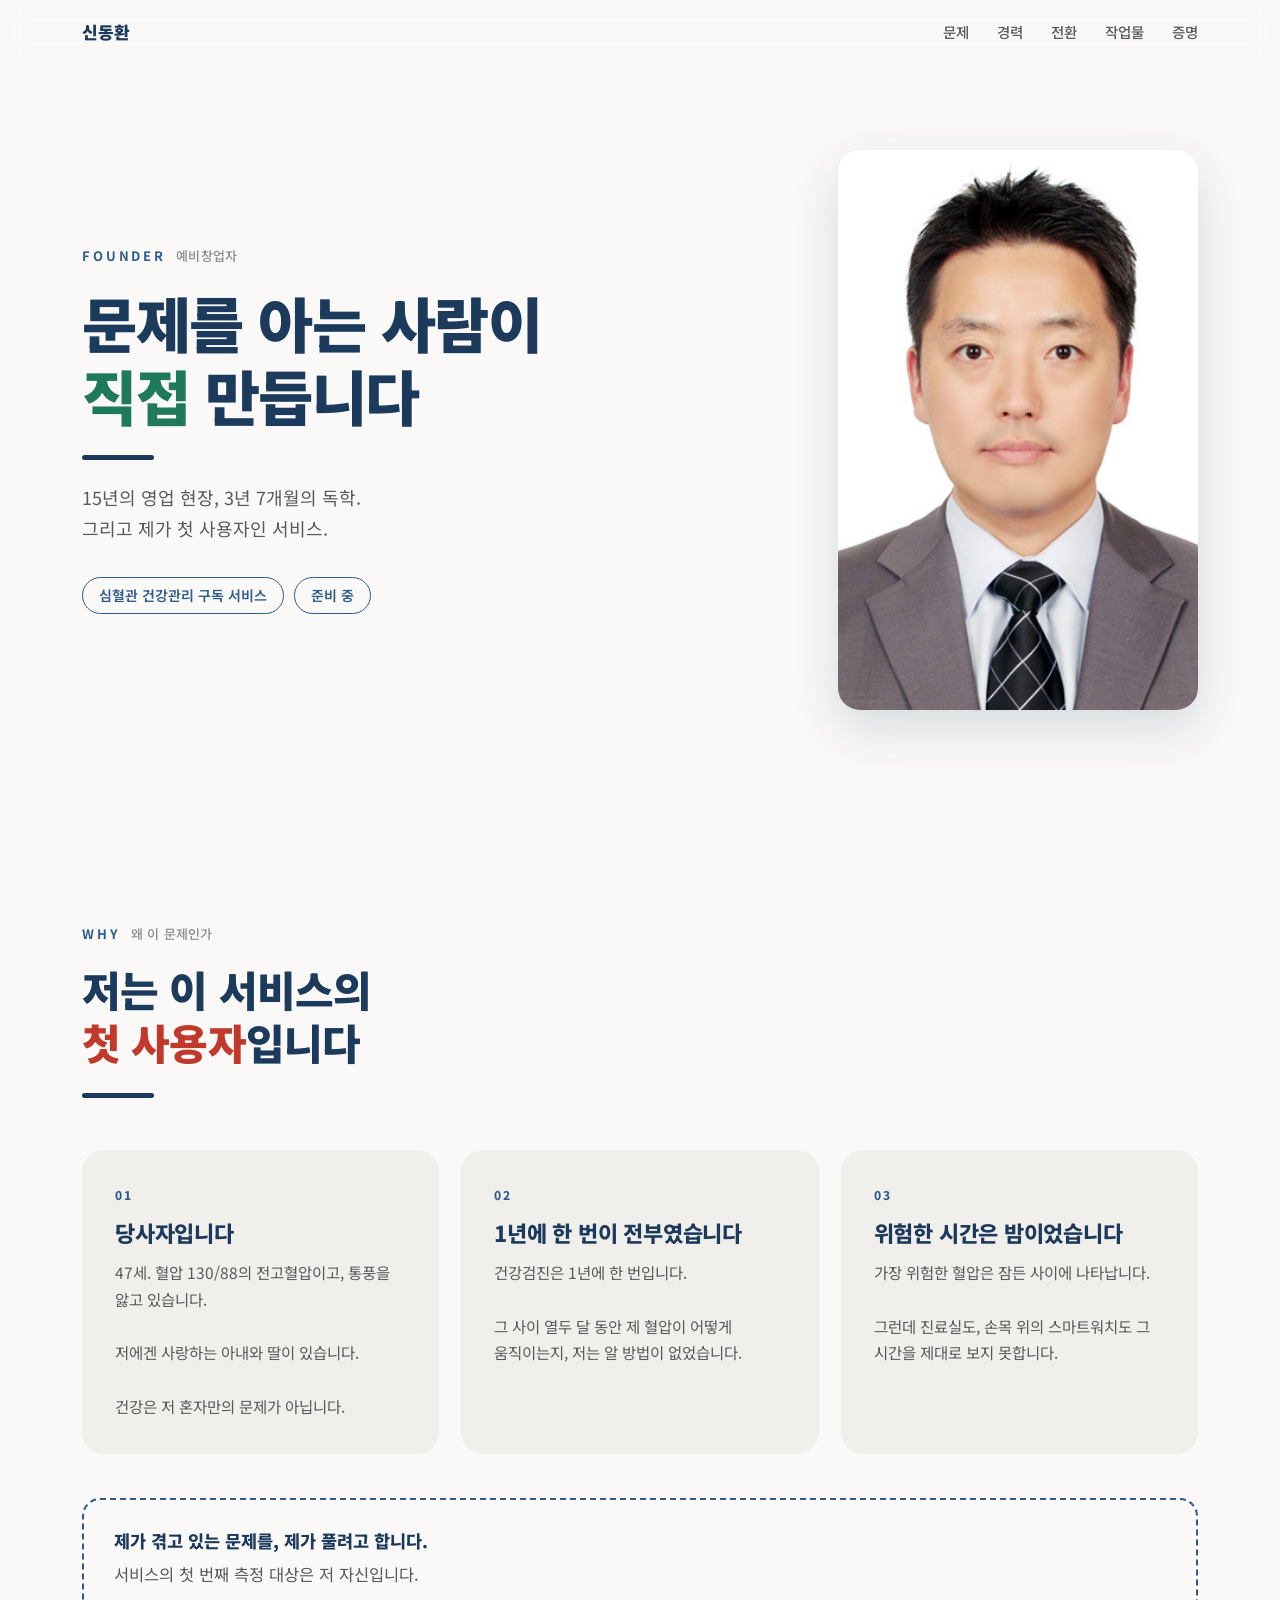
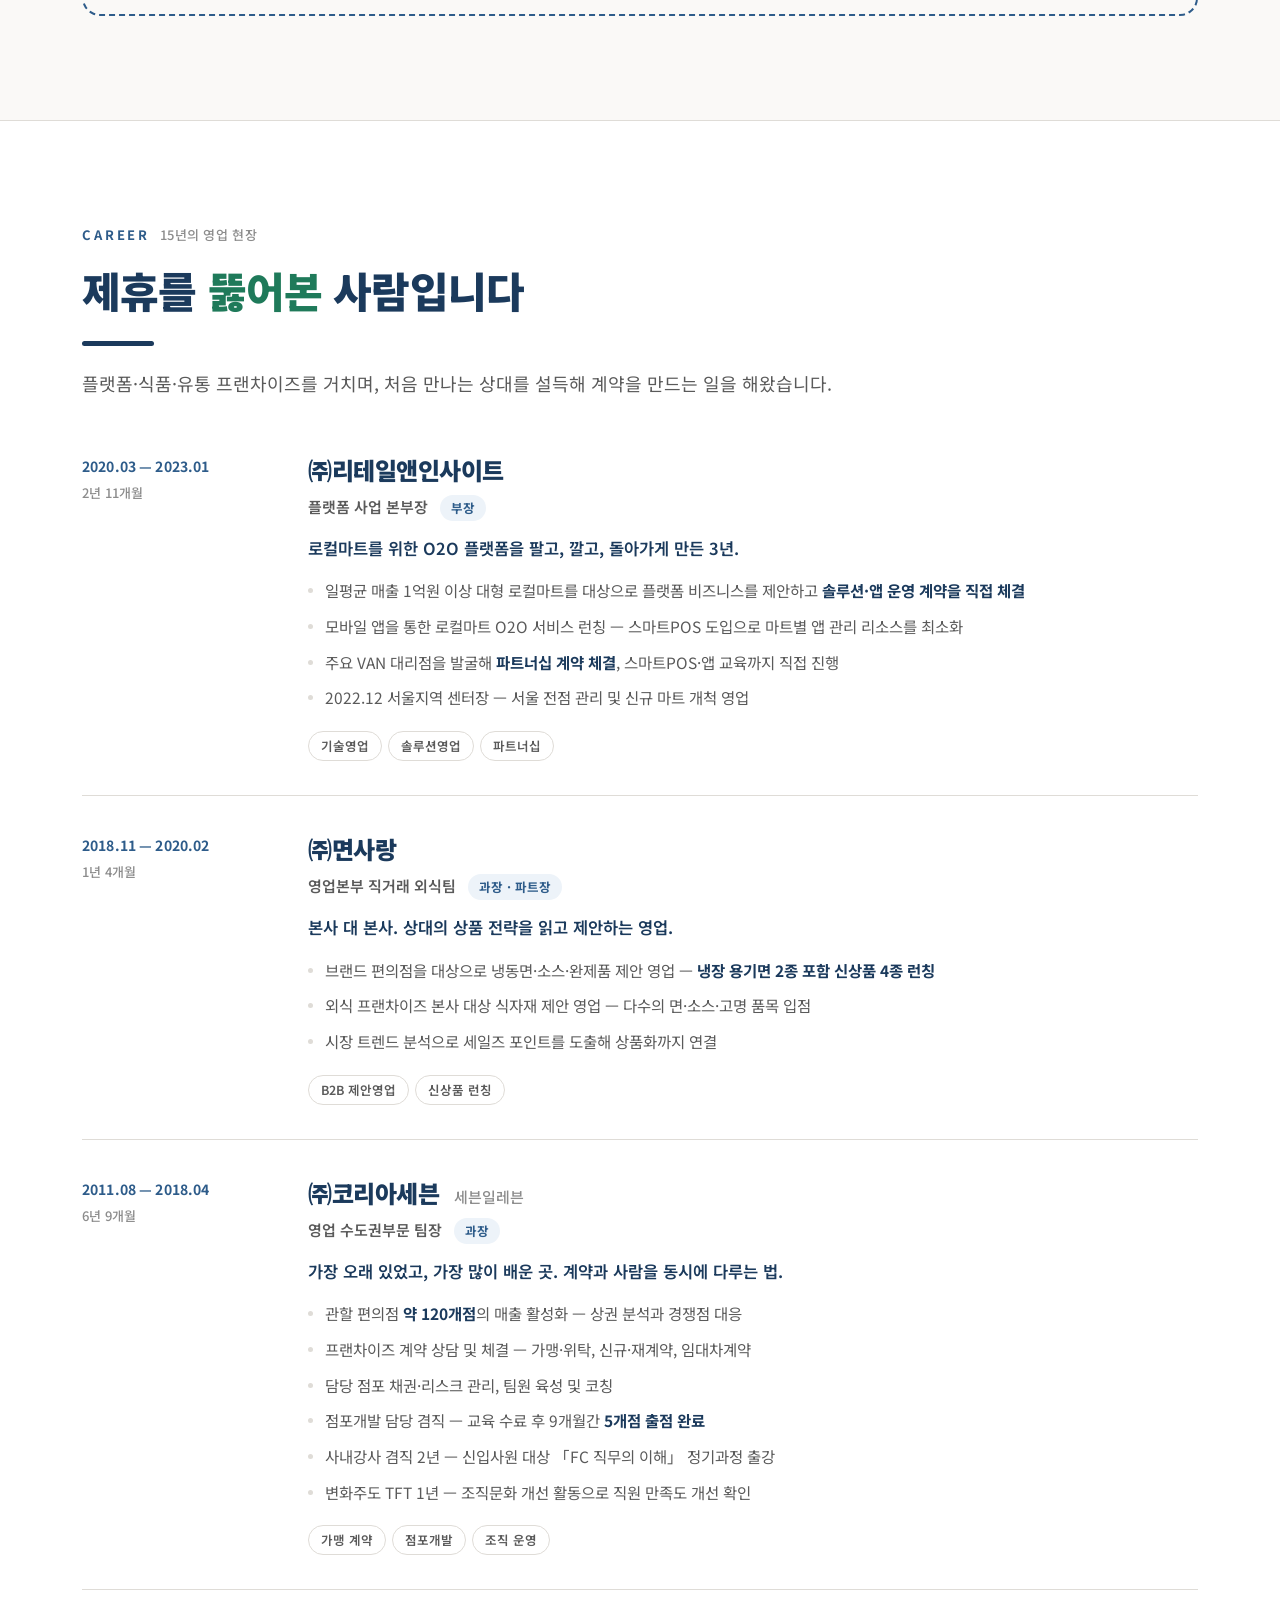
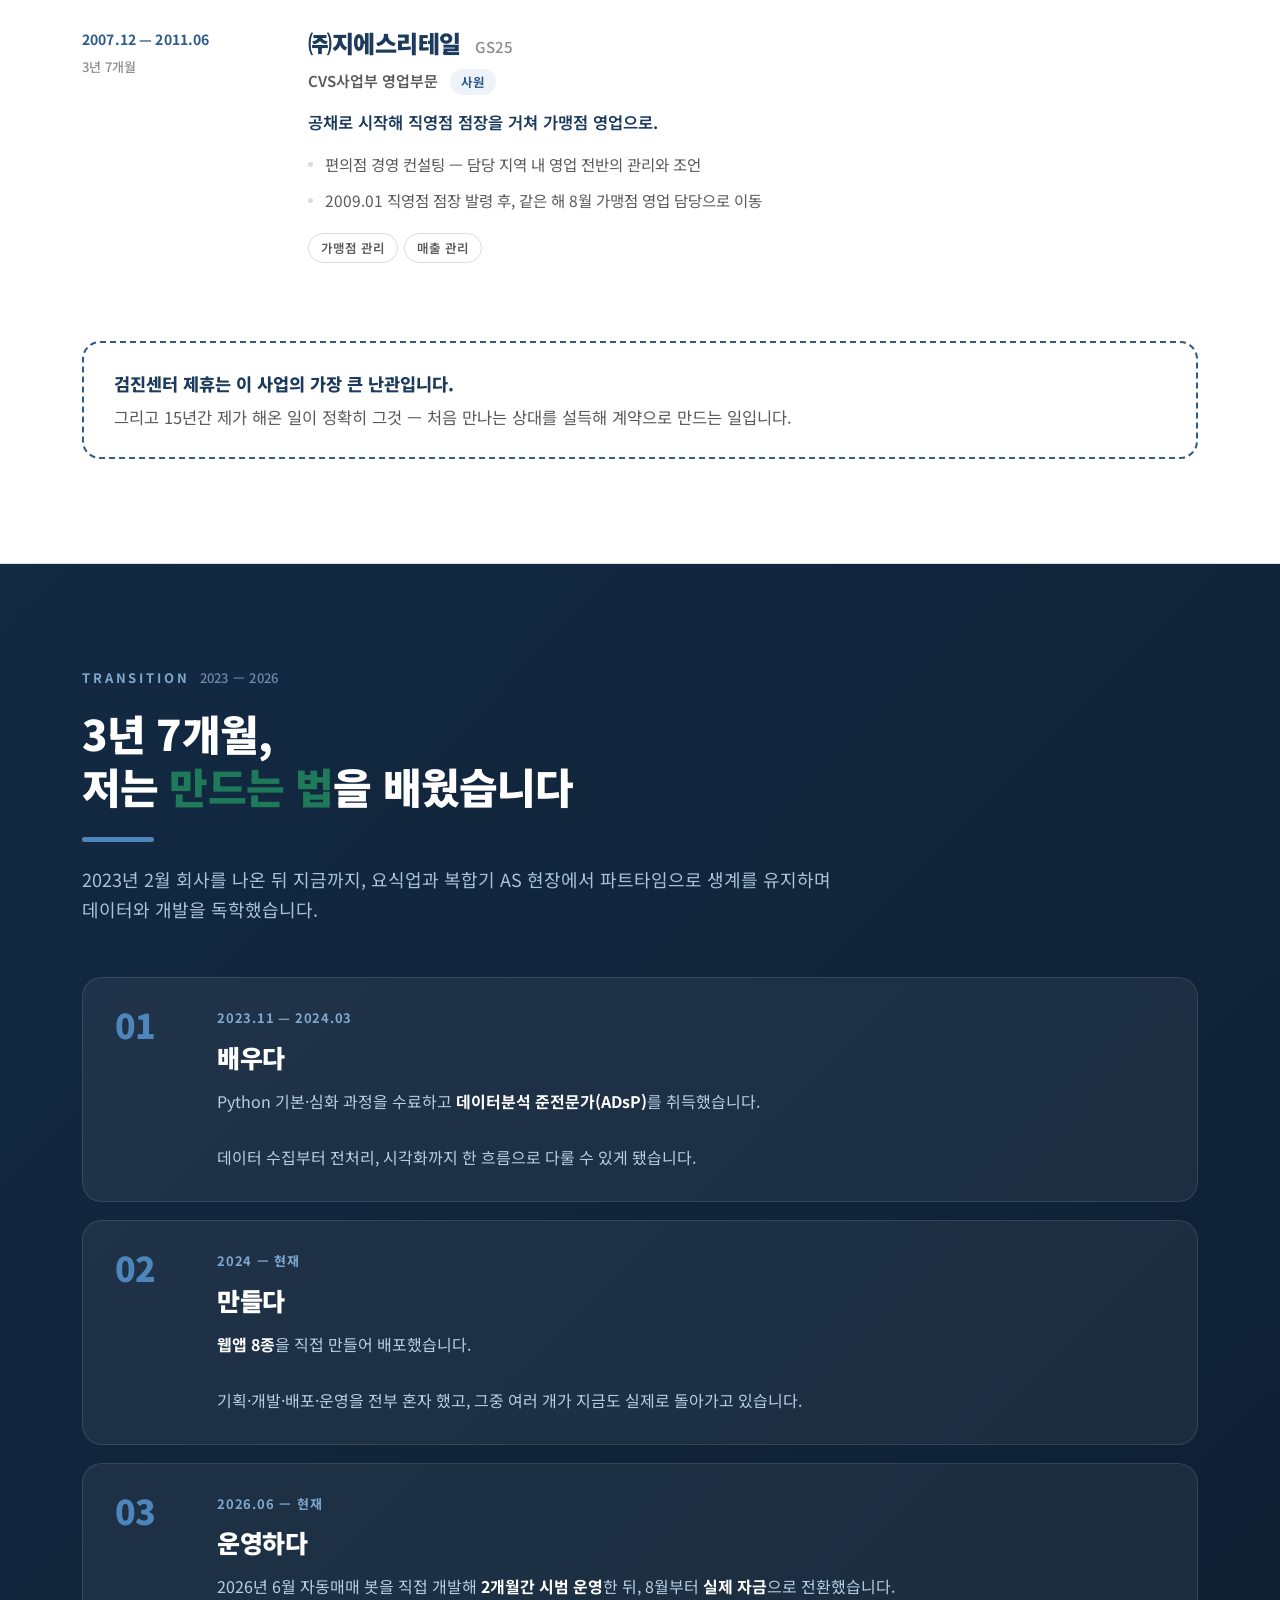
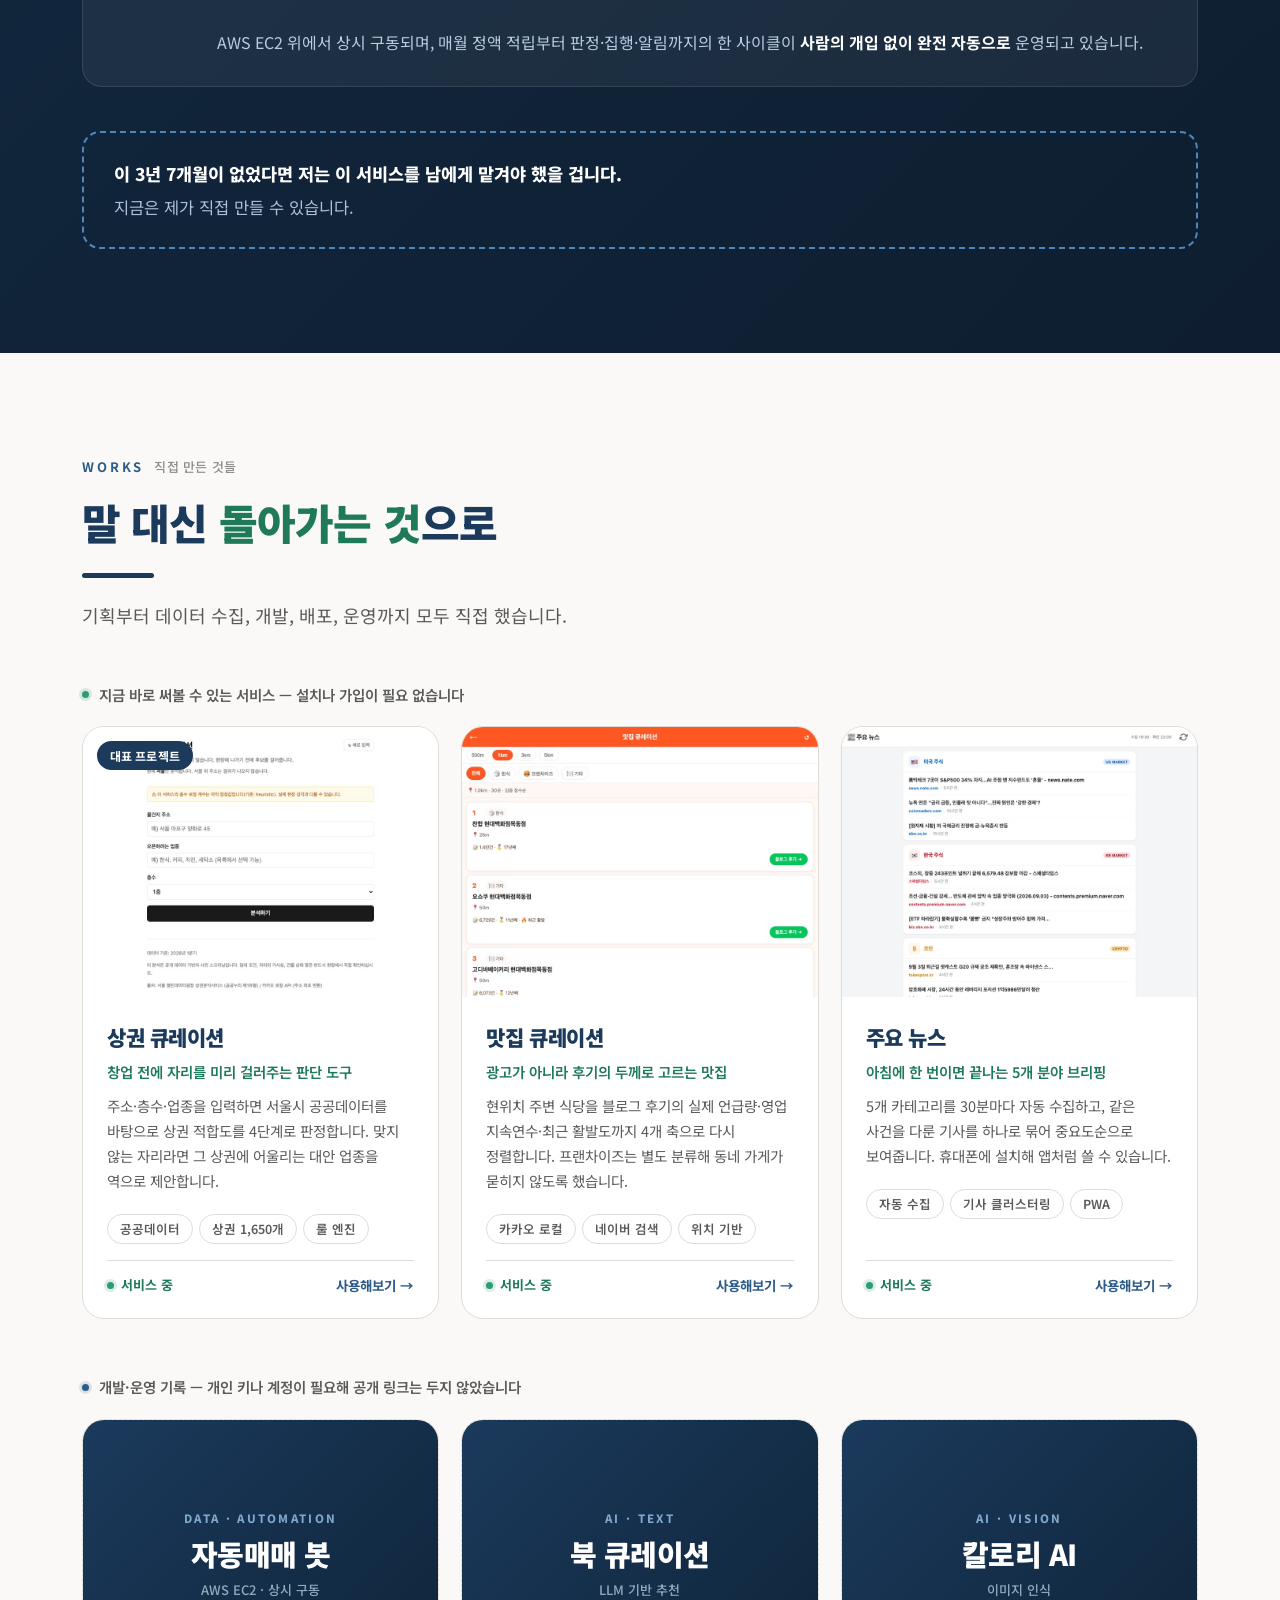
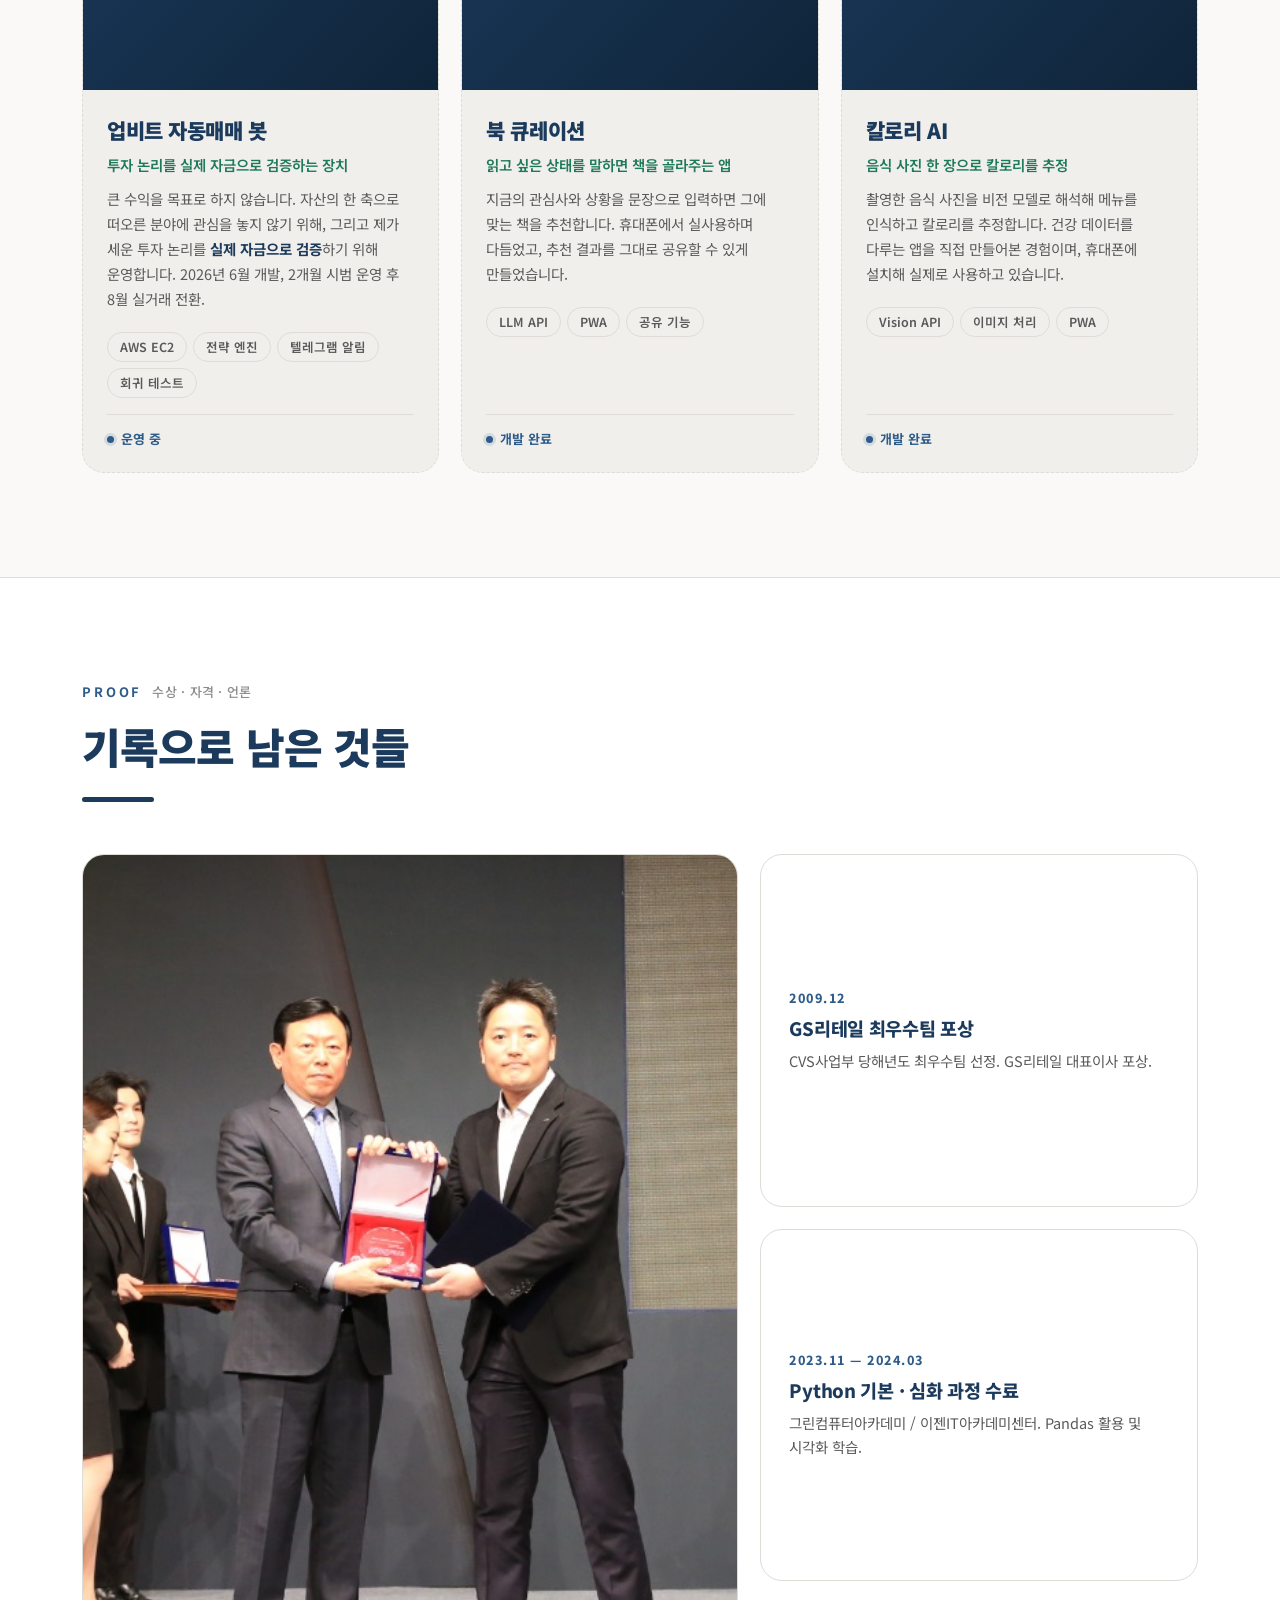
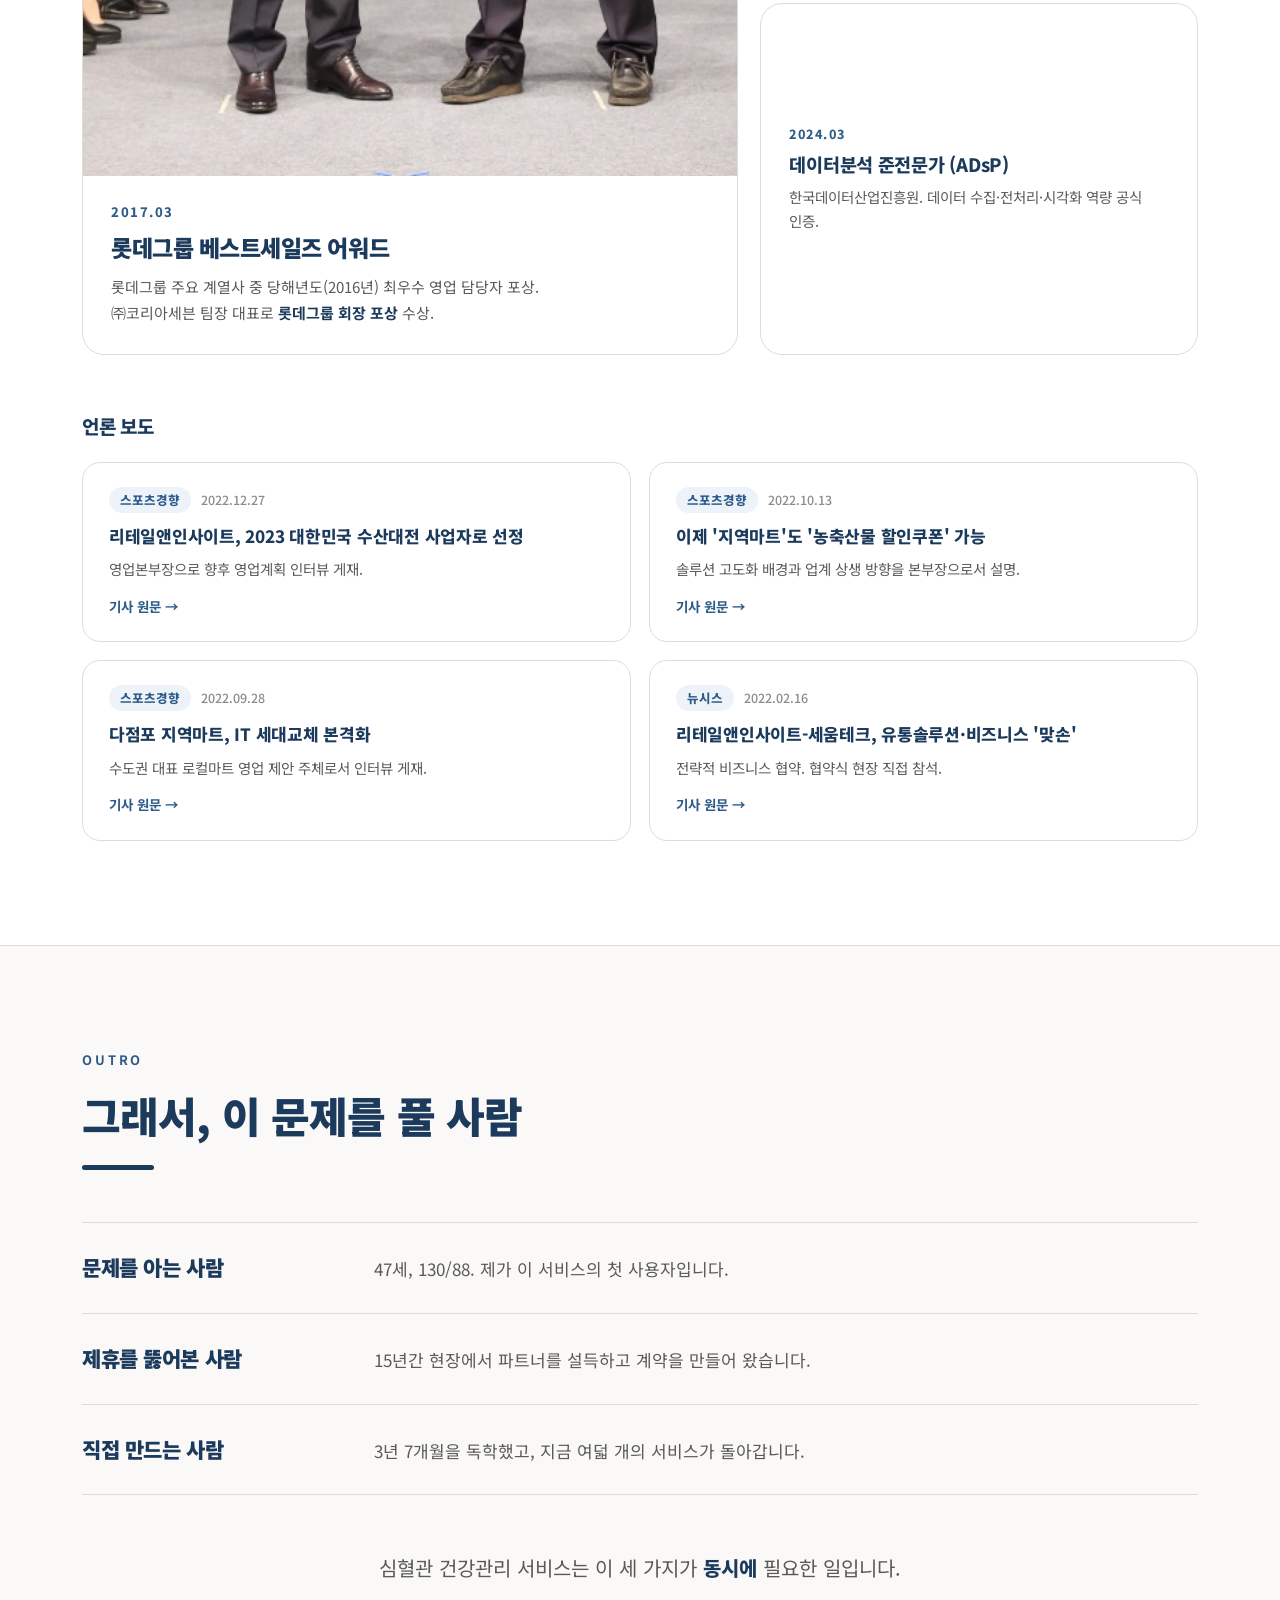
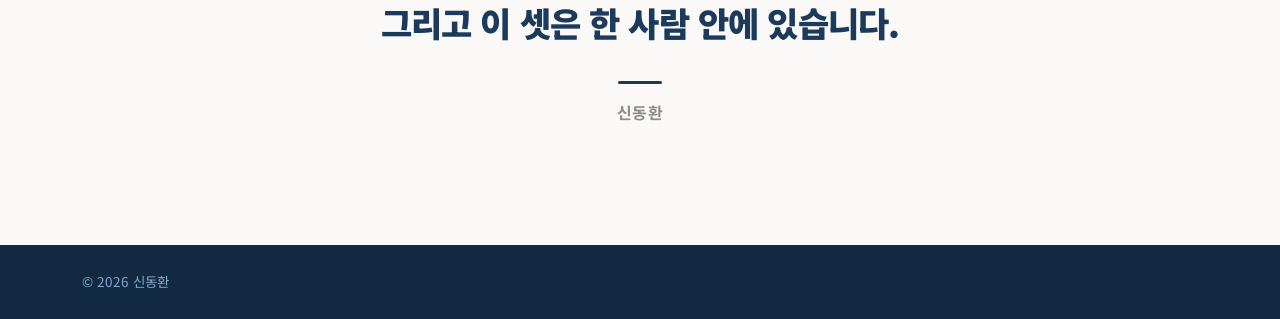
<file: index.html>
<!doctype html>
<html lang="ko">
<head>
<meta charset="utf-8">
<meta name="viewport" content="width=device-width,initial-scale=1">
<title>신동환 | 심혈관 건강관리 서비스를 준비하는 사람</title>
<meta name="description" content="15년 영업 현장과 3년 7개월의 독학. 야간 고혈압을 찾아 검진까지 연결하는 심혈관 건강관리 구독 서비스를 준비하고 있습니다.">
<!-- 카톡·검색 미리보기 카드.
     og:image가 없으면 카톡이 본문 이미지를 아무거나(작업물 썸네일) 집어간다 — 실제로 그랬다.
     이미지는 반드시 절대 URL, 1200x630. 생성기는 tools/og-cover.html.
     문구를 바꾼 뒤에는 카카오 디버거(developers.kakao.com/tool/debugger/sharing)에서
     캐시를 한 번 지워야 새 카드가 보인다. -->
<meta property="og:type" content="website">
<meta property="og:site_name" content="신동환 | 예비창업자">
<meta property="og:locale" content="ko_KR">
<meta property="og:url" content="https://dhshin6023.github.io/founder/">
<meta property="og:title" content="신동환 | 문제를 아는 사람이 직접 만듭니다">
<meta property="og:description" content="15년 영업 현장과 3년 7개월의 독학. 심혈관 건강관리 구독 서비스를 준비하고 있습니다.">
<meta property="og:image" content="https://dhshin6023.github.io/founder/assets/og-cover.png?v=20260910">
<meta property="og:image:width" content="1200">
<meta property="og:image:height" content="630">
<meta property="og:image:alt" content="신동환 — 문제를 아는 사람이 직접 만듭니다">

<meta name="twitter:card" content="summary_large_image">
<meta name="twitter:title" content="신동환 | 문제를 아는 사람이 직접 만듭니다">
<meta name="twitter:description" content="15년 영업 현장과 3년 7개월의 독학. 심혈관 건강관리 구독 서비스를 준비하고 있습니다.">
<meta name="twitter:image" content="https://dhshin6023.github.io/founder/assets/og-cover.png?v=20260910">
<link rel="preconnect" href="https://fonts.googleapis.com">
<link rel="preconnect" href="https://fonts.gstatic.com" crossorigin>
<link href="https://fonts.googleapis.com/css2?family=Noto+Sans+KR:wght@300;400;500;700;900&display=swap" rel="stylesheet">
<link rel="stylesheet" href="style.css?v=20260910d">
</head>
<body>

<!-- ============ NAV ============ -->
<nav id="nav">
  <div class="container nav-inner">
    <a href="#top" class="nav-logo">신동환</a>
    <ul class="nav-menu">
      <li><a href="#why">문제</a></li>
      <li><a href="#career">경력</a></li>
      <li><a href="#transition">전환</a></li>
      <li><a href="#works">작업물</a></li>
      <li><a href="#proof">증명</a></li>
    </ul>
  </div>
</nav>

<!-- ============ 1. HERO ============ -->
<header id="top" class="hero">
  <div class="container hero-inner">
    <div class="hero-text">
      <div class="label r" style="--i:1">FOUNDER<span class="ko">예비창업자</span></div>
      <h1 class="r" style="--i:2">문제를 아는 사람이<br><span class="gr">직접</span> 만듭니다</h1>
      <div class="rule r" style="--i:3"></div>
      <p class="sub r" style="--i:4">15년의 영업 현장, 3년 7개월의 독학.<br>그리고 제가 첫 사용자인 서비스.</p>
      <div class="hero-tags r" style="--i:5">
        <span class="chip">심혈관 건강관리 구독 서비스</span>
        <span class="chip">준비 중</span>
      </div>
    </div>
    <div class="hero-photo r" style="--i:3">
      <img src="assets/profile.jpg" alt="신동환" width="420" height="560">
    </div>
  </div>
</header>

<!-- ============ 2. WHY ============ -->
<section id="why" class="section">
  <div class="container">
    <div class="head fade-up">
      <div class="label">WHY<span class="ko">왜 이 문제인가</span></div>
      <h2>저는 이 서비스의<br><span class="em">첫 사용자</span>입니다</h2>
      <div class="rule"></div>
    </div>

    <div class="grid g3">
      <div class="card fade-up">
        <div class="num">01</div>
        <h3>당사자입니다</h3>
        <p>47세. 혈압 130/88의 전고혈압이고, 통풍을 앓고 있습니다.<br><br>저에겐 사랑하는 아내와 딸이 있습니다.<br><br>건강은 저 혼자만의 문제가 아닙니다.</p>
      </div>
      <div class="card fade-up" style="transition-delay:.1s">
        <div class="num">02</div>
        <h3>1년에 한 번이 전부였습니다</h3>
        <p>건강검진은 1년에 한 번입니다.<br><br>그 사이 열두 달 동안 제 혈압이 어떻게 움직이는지, 저는 알 방법이 없었습니다.</p>
      </div>
      <div class="card fade-up" style="transition-delay:.2s">
        <div class="num">03</div>
        <h3>위험한 시간은 밤이었습니다</h3>
        <p>가장 위험한 혈압은 잠든 사이에 나타납니다.<br><br>그런데 진료실도, 손목 위의 스마트워치도 그 시간을 제대로 보지 못합니다.</p>
      </div>
    </div>

    <div class="callout fade-up">
      <b>제가 겪고 있는 문제를, 제가 풀려고 합니다.</b>
      서비스의 첫 번째 측정 대상은 저 자신입니다.
    </div>
  </div>
</section>

<!-- ============ 3. CAREER ============ -->
<section id="career" class="section section-alt">
  <div class="container">
    <div class="head fade-up">
      <div class="label">CAREER<span class="ko">15년의 영업 현장</span></div>
      <h2>제휴를 <span class="gr">뚫어본</span> 사람입니다</h2>
      <div class="rule"></div>
      <p class="sub">플랫폼·식품·유통 프랜차이즈를 거치며, 처음 만나는 상대를 설득해 계약을 만드는 일을 해왔습니다.</p>
    </div>

    <div class="tl">

      <article class="tl-item fade-up">
        <div class="tl-period">
          <span class="tl-date">2020.03 — 2023.01</span>
          <span class="tl-dur">2년 11개월</span>
        </div>
        <div class="tl-body">
          <div class="tl-co">㈜리테일앤인사이트</div>
          <div class="tl-role">플랫폼 사업 본부장 <span class="tl-rank">부장</span></div>
          <p class="tl-lead">로컬마트를 위한 O2O 플랫폼을 팔고, 깔고, 돌아가게 만든 3년.</p>
          <ul class="tl-list">
            <li>일평균 매출 1억원 이상 대형 로컬마트를 대상으로 플랫폼 비즈니스를 제안하고 <b>솔루션·앱 운영 계약을 직접 체결</b></li>
            <li>모바일 앱을 통한 로컬마트 O2O 서비스 런칭 — 스마트POS 도입으로 마트별 앱 관리 리소스를 최소화</li>
            <li>주요 VAN 대리점을 발굴해 <b>파트너십 계약 체결</b>, 스마트POS·앱 교육까지 직접 진행</li>
            <li>2022.12 서울지역 센터장 — 서울 전점 관리 및 신규 마트 개척 영업</li>
          </ul>
          <div class="tl-tags"><span class="chip sm">기술영업</span><span class="chip sm">솔루션영업</span><span class="chip sm">파트너십</span></div>
        </div>
      </article>

      <article class="tl-item fade-up">
        <div class="tl-period">
          <span class="tl-date">2018.11 — 2020.02</span>
          <span class="tl-dur">1년 4개월</span>
        </div>
        <div class="tl-body">
          <div class="tl-co">㈜면사랑</div>
          <div class="tl-role">영업본부 직거래 외식팀 <span class="tl-rank">과장 · 파트장</span></div>
          <p class="tl-lead">본사 대 본사. 상대의 상품 전략을 읽고 제안하는 영업.</p>
          <ul class="tl-list">
            <li>브랜드 편의점을 대상으로 냉동면·소스·완제품 제안 영업 — <b>냉장 용기면 2종 포함 신상품 4종 런칭</b></li>
            <li>외식 프랜차이즈 본사 대상 식자재 제안 영업 — 다수의 면·소스·고명 품목 입점</li>
            <li>시장 트렌드 분석으로 세일즈 포인트를 도출해 상품화까지 연결</li>
          </ul>
          <div class="tl-tags"><span class="chip sm">B2B 제안영업</span><span class="chip sm">신상품 런칭</span></div>
        </div>
      </article>

      <article class="tl-item fade-up">
        <div class="tl-period">
          <span class="tl-date">2011.08 — 2018.04</span>
          <span class="tl-dur">6년 9개월</span>
        </div>
        <div class="tl-body">
          <div class="tl-co">㈜코리아세븐 <span class="tl-sub">세븐일레븐</span></div>
          <div class="tl-role">영업 수도권부문 팀장 <span class="tl-rank">과장</span></div>
          <p class="tl-lead">가장 오래 있었고, 가장 많이 배운 곳. 계약과 사람을 동시에 다루는 법.</p>
          <ul class="tl-list">
            <li>관할 편의점 <b>약 120개점</b>의 매출 활성화 — 상권 분석과 경쟁점 대응</li>
            <li>프랜차이즈 계약 상담 및 체결 — 가맹·위탁, 신규·재계약, 임대차계약</li>
            <li>담당 점포 채권·리스크 관리, 팀원 육성 및 코칭</li>
            <li>점포개발 담당 겸직 — 교육 수료 후 9개월간 <b>5개점 출점 완료</b></li>
            <li>사내강사 겸직 2년 — 신입사원 대상 「FC 직무의 이해」 정기과정 출강</li>
            <li>변화주도 TFT 1년 — 조직문화 개선 활동으로 직원 만족도 개선 확인</li>
          </ul>
          <div class="tl-tags"><span class="chip sm">가맹 계약</span><span class="chip sm">점포개발</span><span class="chip sm">조직 운영</span></div>
        </div>
      </article>

      <article class="tl-item fade-up">
        <div class="tl-period">
          <span class="tl-date">2007.12 — 2011.06</span>
          <span class="tl-dur">3년 7개월</span>
        </div>
        <div class="tl-body">
          <div class="tl-co">㈜지에스리테일 <span class="tl-sub">GS25</span></div>
          <div class="tl-role">CVS사업부 영업부문 <span class="tl-rank">사원</span></div>
          <p class="tl-lead">공채로 시작해 직영점 점장을 거쳐 가맹점 영업으로.</p>
          <ul class="tl-list">
            <li>편의점 경영 컨설팅 — 담당 지역 내 영업 전반의 관리와 조언</li>
            <li>2009.01 직영점 점장 발령 후, 같은 해 8월 가맹점 영업 담당으로 이동</li>
          </ul>
          <div class="tl-tags"><span class="chip sm">가맹점 관리</span><span class="chip sm">매출 관리</span></div>
        </div>
      </article>

    </div>

    <div class="callout fade-up">
      <b>검진센터 제휴는 이 사업의 가장 큰 난관입니다.</b>
      그리고 15년간 제가 해온 일이 정확히 그것 — 처음 만나는 상대를 설득해 계약으로 만드는 일입니다.
    </div>
  </div>
</section>

<!-- ============ 4. TRANSITION ============ -->
<section id="transition" class="section section-dark">
  <div class="container">
    <div class="head fade-up">
      <div class="label">TRANSITION<span class="ko">2023 — 2026</span></div>
      <h2>3년 7개월,<br>저는 <span class="gr">만드는 법</span>을 배웠습니다</h2>
      <div class="rule"></div>
      <p class="sub">2023년 2월 회사를 나온 뒤 지금까지, 요식업과 복합기 AS 현장에서 파트타임으로 생계를 유지하며 데이터와 개발을 독학했습니다.</p>
    </div>

    <div class="steps">
      <div class="step fade-up">
        <div class="step-no">01</div>
        <div class="step-body">
          <div class="step-when">2023.11 — 2024.03</div>
          <h3>배우다</h3>
          <p>Python 기본·심화 과정을 수료하고 <b>데이터분석 준전문가(ADsP)</b>를 취득했습니다.<br><br>데이터 수집부터 전처리, 시각화까지 한 흐름으로 다룰 수 있게 됐습니다.</p>
        </div>
      </div>
      <div class="step fade-up" style="transition-delay:.12s">
        <div class="step-no">02</div>
        <div class="step-body">
          <div class="step-when">2024 — 현재</div>
          <h3>만들다</h3>
          <p><b>웹앱 8종</b>을 직접 만들어 배포했습니다.<br><br>기획·개발·배포·운영을 전부 혼자 했고, 그중 여러 개가 지금도 실제로 돌아가고 있습니다.</p>
        </div>
      </div>
      <div class="step fade-up" style="transition-delay:.24s">
        <div class="step-no">03</div>
        <div class="step-body">
          <div class="step-when">2026.06 — 현재</div>
          <h3>운영하다</h3>
          <p>2026년 6월 자동매매 봇을 직접 개발해 <b>2개월간 시범 운영</b>한 뒤, 8월부터 <b>실제 자금</b>으로 전환했습니다.<br><br>AWS EC2 위에서 상시 구동되며, 매월 정액 적립부터 판정·집행·알림까지의 한 사이클이 <b>사람의 개입 없이 완전 자동으로</b> 운영되고 있습니다.</p>
        </div>
      </div>
    </div>

    <div class="callout dark fade-up">
      <b>이 3년 7개월이 없었다면 저는 이 서비스를 남에게 맡겨야 했을 겁니다.</b>
      지금은 제가 직접 만들 수 있습니다.
    </div>
  </div>
</section>

<!-- ============ 5. WORKS ============ -->
<section id="works" class="section">
  <div class="container">
    <div class="head fade-up">
      <div class="label">WORKS<span class="ko">직접 만든 것들</span></div>
      <h2>말 대신 <span class="gr">돌아가는 것</span>으로</h2>
      <div class="rule"></div>
      <p class="sub">기획부터 데이터 수집, 개발, 배포, 운영까지 모두 직접 했습니다.</p>
    </div>

    <div class="works-note fade-up"><span class="dot live"></span>지금 바로 써볼 수 있는 서비스 — 설치나 가입이 필요 없습니다</div>

    <div class="works-grid">

      <a class="work-card fade-up" href="https://dhshin6023.github.io/sanggwon-curation/" target="_blank" rel="noopener noreferrer">
        <div class="work-thumb">
          <img src="assets/works/sanggwon.jpg" alt="상권 큐레이션 실행 화면" loading="lazy" width="900" height="684">
          <span class="work-badge">대표 프로젝트</span>
        </div>
        <div class="work-body">
          <h3 class="work-title">상권 큐레이션</h3>
          <p class="work-lead">창업 전에 자리를 미리 걸러주는 판단 도구</p>
          <p class="work-desc">주소·층수·업종을 입력하면 서울시 공공데이터를 바탕으로 상권 적합도를 4단계로 판정합니다. 맞지 않는 자리라면 그 상권에 어울리는 대안 업종을 역으로 제안합니다.</p>
          <div class="work-tags"><span class="chip sm">공공데이터</span><span class="chip sm">상권 1,650개</span><span class="chip sm">룰 엔진</span></div>
          <div class="work-footer"><span class="work-live"><span class="dot live"></span>서비스 중</span><span class="work-link">사용해보기 →</span></div>
        </div>
      </a>

      <a class="work-card fade-up" href="https://dhshin6023.github.io/matzip-curation/" target="_blank" rel="noopener noreferrer" style="transition-delay:.1s">
        <div class="work-thumb">
          <img src="assets/works/matzip.jpg" alt="맛집 큐레이션 실행 화면" loading="lazy" width="900" height="684">
        </div>
        <div class="work-body">
          <h3 class="work-title">맛집 큐레이션</h3>
          <p class="work-lead">광고가 아니라 후기의 두께로 고르는 맛집</p>
          <p class="work-desc">현위치 주변 식당을 블로그 후기의 실제 언급량·영업 지속연수·최근 활발도까지 4개 축으로 다시 정렬합니다. 프랜차이즈는 별도 분류해 동네 가게가 묻히지 않도록 했습니다.</p>
          <div class="work-tags"><span class="chip sm">카카오 로컬</span><span class="chip sm">네이버 검색</span><span class="chip sm">위치 기반</span></div>
          <div class="work-footer"><span class="work-live"><span class="dot live"></span>서비스 중</span><span class="work-link">사용해보기 →</span></div>
        </div>
      </a>

      <a class="work-card fade-up" href="https://dhshin6023.github.io/news-app/" target="_blank" rel="noopener noreferrer" style="transition-delay:.2s">
        <div class="work-thumb">
          <img src="assets/works/news.jpg" alt="주요 뉴스 실행 화면" loading="lazy" width="900" height="684">
        </div>
        <div class="work-body">
          <h3 class="work-title">주요 뉴스</h3>
          <p class="work-lead">아침에 한 번이면 끝나는 5개 분야 브리핑</p>
          <p class="work-desc">5개 카테고리를 30분마다 자동 수집하고, 같은 사건을 다룬 기사를 하나로 묶어 중요도순으로 보여줍니다. 휴대폰에 설치해 앱처럼 쓸 수 있습니다.</p>
          <div class="work-tags"><span class="chip sm">자동 수집</span><span class="chip sm">기사 클러스터링</span><span class="chip sm">PWA</span></div>
          <div class="work-footer"><span class="work-live"><span class="dot live"></span>서비스 중</span><span class="work-link">사용해보기 →</span></div>
        </div>
      </a>

    </div>

    <div class="works-note second fade-up"><span class="dot rec"></span>개발·운영 기록 — 개인 키나 계정이 필요해 공개 링크는 두지 않았습니다</div>

    <div class="works-grid">

      <article class="work-card rec fade-up">
        <div class="work-thumb rec-thumb">
          <div class="rec-mark">
            <span class="rec-kind">DATA · AUTOMATION</span>
            <span class="rec-name">자동매매 봇</span>
            <span class="rec-meta">AWS EC2 · 상시 구동</span>
          </div>
        </div>
        <div class="work-body">
          <h3 class="work-title">업비트 자동매매 봇</h3>
          <p class="work-lead">투자 논리를 실제 자금으로 검증하는 장치</p>
          <p class="work-desc">큰 수익을 목표로 하지 않습니다. 자산의 한 축으로 떠오른 분야에 관심을 놓지 않기 위해, 그리고 제가 세운 투자 논리를 <b>실제 자금으로 검증</b>하기 위해 운영합니다. 2026년 6월 개발, 2개월 시범 운영 후 8월 실거래 전환.</p>
          <div class="work-tags"><span class="chip sm">AWS EC2</span><span class="chip sm">전략 엔진</span><span class="chip sm">텔레그램 알림</span><span class="chip sm">회귀 테스트</span></div>
          <div class="work-footer"><span class="work-live rec"><span class="dot rec"></span>운영 중</span></div>
        </div>
      </article>

      <article class="work-card rec fade-up" style="transition-delay:.1s">
        <div class="work-thumb rec-thumb">
          <div class="rec-mark">
            <span class="rec-kind">AI · TEXT</span>
            <span class="rec-name">북 큐레이션</span>
            <span class="rec-meta">LLM 기반 추천</span>
          </div>
        </div>
        <div class="work-body">
          <h3 class="work-title">북 큐레이션</h3>
          <p class="work-lead">읽고 싶은 상태를 말하면 책을 골라주는 앱</p>
          <p class="work-desc">지금의 관심사와 상황을 문장으로 입력하면 그에 맞는 책을 추천합니다. 휴대폰에서 실사용하며 다듬었고, 추천 결과를 그대로 공유할 수 있게 만들었습니다.</p>
          <div class="work-tags"><span class="chip sm">LLM API</span><span class="chip sm">PWA</span><span class="chip sm">공유 기능</span></div>
          <div class="work-footer"><span class="work-live rec"><span class="dot rec"></span>개발 완료</span></div>
        </div>
      </article>

      <article class="work-card rec fade-up" style="transition-delay:.2s">
        <div class="work-thumb rec-thumb">
          <div class="rec-mark">
            <span class="rec-kind">AI · VISION</span>
            <span class="rec-name">칼로리 AI</span>
            <span class="rec-meta">이미지 인식</span>
          </div>
        </div>
        <div class="work-body">
          <h3 class="work-title">칼로리 AI</h3>
          <p class="work-lead">음식 사진 한 장으로 칼로리를 추정</p>
          <p class="work-desc">촬영한 음식 사진을 비전 모델로 해석해 메뉴를 인식하고 칼로리를 추정합니다. 건강 데이터를 다루는 앱을 직접 만들어본 경험이며, 휴대폰에 설치해 실제로 사용하고 있습니다.</p>
          <div class="work-tags"><span class="chip sm">Vision API</span><span class="chip sm">이미지 처리</span><span class="chip sm">PWA</span></div>
          <div class="work-footer"><span class="work-live rec"><span class="dot rec"></span>개발 완료</span></div>
        </div>
      </article>

    </div>
  </div>
</section>

<!-- ============ 6. PROOF ============ -->
<section id="proof" class="section section-alt">
  <div class="container">
    <div class="head fade-up">
      <div class="label">PROOF<span class="ko">수상 · 자격 · 언론</span></div>
      <h2>기록으로 남은 것들</h2>
      <div class="rule"></div>
    </div>

    <div class="proof-top">
      <div class="award-hero fade-up">
        <div class="award-img"><img src="assets/award_lotte.jpg" alt="롯데그룹 베스트세일즈 어워드 수상" loading="lazy"></div>
        <div class="award-txt">
          <div class="award-year">2017.03</div>
          <h3>롯데그룹 베스트세일즈 어워드</h3>
          <p>롯데그룹 주요 계열사 중 당해년도(2016년) 최우수 영업 담당자 포상.<br>㈜코리아세븐 팀장 대표로 <b>롯데그룹 회장 포상</b> 수상.</p>
        </div>
      </div>

      <div class="proof-side">
        <div class="mini fade-up">
          <div class="mini-year">2009.12</div>
          <h4>GS리테일 최우수팀 포상</h4>
          <p>CVS사업부 당해년도 최우수팀 선정. GS리테일 대표이사 포상.</p>
        </div>
        <div class="mini fade-up" style="transition-delay:.08s">
          <div class="mini-year">2023.11 — 2024.03</div>
          <h4>Python 기본 · 심화 과정 수료</h4>
          <p>그린컴퓨터아카데미 / 이젠IT아카데미센터. Pandas 활용 및 시각화 학습.</p>
        </div>
        <div class="mini fade-up" style="transition-delay:.16s">
          <div class="mini-year">2024.03</div>
          <h4>데이터분석 준전문가 (ADsP)</h4>
          <p>한국데이터산업진흥원. 데이터 수집·전처리·시각화 역량 공식 인증.</p>
        </div>
      </div>
    </div>

    <div class="media-head fade-up">언론 보도</div>
    <div class="media-grid">
      <a class="media-card fade-up" href="https://sports.khan.co.kr/bizlife/sk_index.html?art_id=202212270843003&sec_id=561901" target="_blank" rel="noopener noreferrer">
        <div class="media-meta"><span class="media-source">스포츠경향</span><span class="media-date">2022.12.27</span></div>
        <h3>리테일앤인사이트, 2023 대한민국 수산대전 사업자로 선정</h3>
        <p>영업본부장으로 향후 영업계획 인터뷰 게재.</p>
        <span class="media-link">기사 원문 →</span>
      </a>
      <a class="media-card fade-up" href="https://n.news.naver.com/article/144/0000842039?lfrom=kakao" target="_blank" rel="noopener noreferrer" style="transition-delay:.08s">
        <div class="media-meta"><span class="media-source">스포츠경향</span><span class="media-date">2022.10.13</span></div>
        <h3>이제 '지역마트'도 '농축산물 할인쿠폰' 가능</h3>
        <p>솔루션 고도화 배경과 업계 상생 방향을 본부장으로서 설명.</p>
        <span class="media-link">기사 원문 →</span>
      </a>
      <a class="media-card fade-up" href="https://n.news.naver.com/article/144/0000839218?lfrom=kakao" target="_blank" rel="noopener noreferrer" style="transition-delay:.16s">
        <div class="media-meta"><span class="media-source">스포츠경향</span><span class="media-date">2022.09.28</span></div>
        <h3>다점포 지역마트, IT 세대교체 본격화</h3>
        <p>수도권 대표 로컬마트 영업 제안 주체로서 인터뷰 게재.</p>
        <span class="media-link">기사 원문 →</span>
      </a>
      <a class="media-card fade-up" href="http://naver.me/FzIhULae" target="_blank" rel="noopener noreferrer" style="transition-delay:.24s">
        <div class="media-meta"><span class="media-source">뉴시스</span><span class="media-date">2022.02.16</span></div>
        <h3>리테일앤인사이트-세움테크, 유통솔루션·비즈니스 '맞손'</h3>
        <p>전략적 비즈니스 협약. 협약식 현장 직접 참석.</p>
        <span class="media-link">기사 원문 →</span>
      </a>
    </div>
  </div>
</section>

<!-- ============ 7. OUTRO ============ -->
<section id="outro" class="section outro">
  <div class="container">
    <div class="head fade-up">
      <div class="label">OUTRO</div>
      <h2>그래서, 이 문제를 풀 사람</h2>
      <div class="rule"></div>
    </div>

    <div class="outro-list">
      <div class="outro-row fade-up">
        <div class="outro-k">문제를 아는 사람</div>
        <div class="outro-v">47세, 130/88. 제가 이 서비스의 첫 사용자입니다.</div>
      </div>
      <div class="outro-row fade-up" style="transition-delay:.1s">
        <div class="outro-k">제휴를 뚫어본 사람</div>
        <div class="outro-v">15년간 현장에서 파트너를 설득하고 계약을 만들어 왔습니다.</div>
      </div>
      <div class="outro-row fade-up" style="transition-delay:.2s">
        <div class="outro-k">직접 만드는 사람</div>
        <div class="outro-v">3년 7개월을 독학했고, 지금 여덟 개의 서비스가 돌아갑니다.</div>
      </div>
    </div>

    <div class="outro-close fade-up">
      <p class="oc-1">심혈관 건강관리 서비스는 이 세 가지가 <b>동시에</b> 필요한 일입니다.</p>
      <p class="oc-2">그리고 이 셋은 한 사람 안에 있습니다.</p>
      <div class="oc-sign">신동환</div>
    </div>
  </div>
</section>

<footer>
  <div class="container">© 2026 신동환</div>
</footer>

<script src="script.js?v=20260910d"></script>
</body>
</html>
</file>
<file: style.css>
/* =========================================================
   신동환 — Founder Page
   도식도(모두의창업 아이디어소개서) 톤 & 매너 이식
   ========================================================= */

:root{
  --navy:#1B3A5C;
  --navy-d:#132A43;
  --navy-l:#2E5C8A;
  --navy-pale:#EDF3F9;
  --green:#1F7A5A;
  --green-l:#2E9B75;
  --red:#C0392B;
  --bg:#FAF9F7;
  --card:#F1EFEC;
  --line:#DFDCD7;
  --ink:#1A1A1A;
  --ink-2:#5A5A5A;
  --ink-3:#8C8C8C;
  --maxw:1180px;
}

*{box-sizing:border-box;margin:0;padding:0}
html{scroll-behavior:smooth;scroll-padding-top:70px}
body{
  background:var(--bg);color:var(--ink);
  font-family:'Noto Sans KR',-apple-system,BlinkMacSystemFont,'Apple SD Gothic Neo',sans-serif;
  font-weight:400;line-height:1.6;-webkit-font-smoothing:antialiased;
  word-break:keep-all;
}
img{max-width:100%;display:block}
a{text-decoration:none;color:inherit}
ul{list-style:none}

.container{max-width:var(--maxw);margin:0 auto;padding:0 32px}

/* ===== 공통 타이포 (도식 문법) ===== */
.label{
  font-size:13px;font-weight:700;letter-spacing:.22em;color:var(--navy-l);
  text-transform:uppercase;margin-bottom:18px;
}
.label .ko{letter-spacing:.02em;color:var(--ink-3);font-weight:500;margin-left:10px;text-transform:none}
h1{font-size:60px;font-weight:900;line-height:1.22;color:var(--navy);letter-spacing:-.025em}
h2{font-size:42px;font-weight:900;line-height:1.26;color:var(--navy);letter-spacing:-.02em}
h1 .em,h2 .em{color:var(--red)}
h1 .gr,h2 .gr{color:var(--green)}
.rule{width:72px;height:5px;background:var(--navy);border-radius:3px;margin-top:24px}
.sub{font-size:18px;font-weight:400;color:var(--ink-2);line-height:1.7;margin-top:22px;max-width:760px}
.head{margin-bottom:52px}

.chip{
  display:inline-block;border:1.5px solid var(--navy-l);color:var(--navy-l);
  border-radius:999px;padding:6px 16px;font-size:14px;font-weight:600;margin:6px 6px 0 0;
}
.chip.sm{padding:4px 12px;font-size:12.5px;border-width:1px;border-color:var(--line);color:var(--ink-2)}

.dot{width:7px;height:7px;border-radius:50%;display:inline-block;flex:none}
.dot.live{background:var(--green-l);box-shadow:0 0 0 3px rgba(46,155,117,.18)}
.dot.rec{background:var(--navy-l);box-shadow:0 0 0 3px rgba(46,92,138,.15)}

/* ===== 섹션 ===== */
.section{padding:104px 0}
.section-alt{background:#fff;border-top:1px solid var(--line);border-bottom:1px solid var(--line)}
.section-dark{background:linear-gradient(135deg,#132A43 0%,#0E1E30 100%)}
.section-dark h2{color:#fff}
.section-dark .sub{color:#A9C2D8}
.section-dark .label{color:#7FA8CE}
.section-dark .label .ko{color:#6E8AA5}
.section-dark .rule{background:#4E86BC}

/* ===== reveal ===== */
.fade-up{opacity:0;transform:translateY(26px);
  transition:opacity .62s cubic-bezier(.2,.7,.3,1),transform .62s cubic-bezier(.2,.7,.3,1)}
.fade-up.on{opacity:1;transform:none}
.r{opacity:0;transform:translateY(24px);
  transition:opacity .7s cubic-bezier(.2,.7,.3,1),transform .7s cubic-bezier(.2,.7,.3,1);
  transition-delay:calc(var(--i,0) * .1s)}
body.ready .r{opacity:1;transform:none}

/* ===== NAV ===== */
#nav{
  position:fixed;top:0;left:0;right:0;z-index:50;height:64px;
  background:rgba(250,249,247,.86);backdrop-filter:saturate(180%) blur(12px);
  border-bottom:1px solid transparent;transition:border-color .3s,background .3s;
}
#nav.scrolled{border-bottom-color:var(--line)}
.nav-inner{height:64px;display:flex;align-items:center;justify-content:space-between}
.nav-logo{font-size:17px;font-weight:900;color:var(--navy);letter-spacing:-.01em}
.nav-menu{display:flex;gap:28px}
.nav-menu a{font-size:14.5px;font-weight:500;color:var(--ink-2);transition:color .2s}
.nav-menu a:hover{color:var(--navy)}

/* ===== 1. HERO ===== */
.hero{padding:150px 0 110px;background:var(--bg)}
.hero-inner{display:grid;grid-template-columns:1fr 360px;gap:64px;align-items:center}
.hero-tags{margin-top:28px}
.hero-photo img{
  width:100%;border-radius:22px;object-fit:cover;aspect-ratio:3/4;
  box-shadow:0 18px 50px rgba(27,58,92,.16);
}

/* ===== 카드 그리드 ===== */
.grid{display:grid;gap:22px}
.g3{grid-template-columns:repeat(3,1fr)}
.card{background:var(--card);border-radius:22px;padding:34px 32px;border:1px solid transparent}
.card .num{font-size:12px;font-weight:800;letter-spacing:.18em;color:var(--navy-l);margin-bottom:14px}
.card h3{font-size:22px;font-weight:800;color:var(--navy);line-height:1.35;margin-bottom:12px;letter-spacing:-.01em}
.card p{font-size:15.5px;line-height:1.72;color:var(--ink-2)}

/* ===== 점선 콜아웃 (도식1 하단 문법) ===== */
.callout{
  margin-top:44px;border:2px dashed var(--navy-l);border-radius:18px;
  padding:26px 30px;font-size:16.5px;line-height:1.7;color:var(--ink-2);
}
.callout b{color:var(--navy);font-weight:800;display:block;margin-bottom:4px;font-size:17.5px}
.callout.dark{border-color:#4E86BC;color:#A9C2D8}
.callout.dark b{color:#fff}

/* ===== 3. CAREER 타임라인 ===== */
.tl{position:relative;padding-left:0}
.tl-item{display:grid;grid-template-columns:190px 1fr;gap:36px;padding:34px 0;border-top:1px solid var(--line)}
.tl-item:first-child{border-top:none;padding-top:0}
.tl-period{display:flex;flex-direction:column;gap:6px;padding-top:4px}
.tl-date{font-size:14px;font-weight:700;color:var(--navy-l);letter-spacing:.01em}
.tl-dur{font-size:13px;color:var(--ink-3);font-weight:500}
.tl-co{font-size:24px;font-weight:900;color:var(--navy);letter-spacing:-.02em;margin-bottom:6px}
.tl-co .tl-sub{font-size:15px;font-weight:500;color:var(--ink-3);margin-left:8px;letter-spacing:0}
.tl-role{font-size:15px;font-weight:600;color:var(--ink-2);margin-bottom:14px}
.tl-rank{display:inline-block;background:var(--navy-pale);color:var(--navy-l);
  border-radius:999px;padding:3px 11px;font-size:12.5px;font-weight:700;margin-left:8px}
.tl-lead{font-size:16.5px;color:var(--navy);font-weight:600;line-height:1.6;margin-bottom:16px}
.tl-list li{
  position:relative;padding-left:17px;font-size:15.5px;line-height:1.72;
  color:var(--ink-2);margin-bottom:9px;
}
.tl-list li::before{
  content:"";position:absolute;left:0;top:11px;width:5px;height:5px;
  border-radius:50%;background:var(--line)
}
.tl-list li b{color:var(--navy);font-weight:700}
.tl-tags{margin-top:14px}

/* ===== 4. TRANSITION ===== */
.steps{display:grid;gap:18px}
.step{display:grid;grid-template-columns:78px 1fr;gap:24px;align-items:start;
  background:rgba(255,255,255,.055);border:1px solid rgba(255,255,255,.11);
  border-radius:20px;padding:30px 32px}
.step-no{font-size:34px;font-weight:900;color:#4E86BC;letter-spacing:-.03em;line-height:1}
.step-when{font-size:13px;font-weight:700;letter-spacing:.06em;color:#7FA8CE;margin-bottom:8px}
.step-body h3{font-size:25px;font-weight:900;color:#fff;letter-spacing:-.02em;margin-bottom:10px}
.step-body p{font-size:16px;line-height:1.75;color:#B7CDE1}
.step-body p b{color:#fff;font-weight:700}

/* ===== 5. WORKS ===== */
.works-note{
  display:flex;align-items:center;gap:10px;font-size:14.5px;font-weight:600;
  color:var(--ink-2);margin-bottom:20px;
}
.works-note.second{margin-top:56px}
.works-grid{display:grid;grid-template-columns:repeat(3,1fr);gap:22px}
.work-card{
  background:#fff;border:1px solid var(--line);border-radius:22px;overflow:hidden;
  display:flex;flex-direction:column;transition:transform .3s,box-shadow .3s,border-color .3s;
}
a.work-card:hover{transform:translateY(-5px);box-shadow:0 16px 40px rgba(27,58,92,.13);border-color:#C9D6E3}
.work-thumb{position:relative;aspect-ratio:900/684;background:var(--card);overflow:hidden}
.work-thumb img{width:100%;height:100%;object-fit:cover;object-position:top center}
.work-badge{
  position:absolute;left:14px;top:14px;background:var(--navy);color:#fff;
  border-radius:999px;padding:5px 13px;font-size:12px;font-weight:700;letter-spacing:.01em;
}
.work-body{padding:24px 24px 22px;display:flex;flex-direction:column;flex:1}
.work-title{font-size:21px;font-weight:900;color:var(--navy);letter-spacing:-.02em;margin-bottom:7px}
.work-lead{font-size:14.5px;font-weight:600;color:var(--green);margin-bottom:11px;line-height:1.5}
.work-desc{font-size:14.5px;line-height:1.72;color:var(--ink-2);margin-bottom:14px}
.work-desc b{color:var(--navy);font-weight:700}
.work-tags{margin-bottom:16px}
.work-footer{
  margin-top:auto;padding-top:14px;border-top:1px solid var(--line);
  display:flex;align-items:center;justify-content:space-between;
}
.work-live{display:flex;align-items:center;gap:7px;font-size:13px;font-weight:700;color:var(--green)}
.work-live.rec{color:var(--navy-l)}
.work-link{font-size:13.5px;font-weight:700;color:var(--navy-l)}

/* 개발 기록 카드 — 링크 없음 */
.work-card.rec{background:var(--card);border-style:dashed}
.rec-thumb{
  background:linear-gradient(135deg,#1B3A5C 0%,#0F2439 100%);
  display:flex;align-items:center;justify-content:center;
}
.rec-mark{display:flex;flex-direction:column;align-items:center;gap:9px;text-align:center;padding:20px}
.rec-kind{font-size:11.5px;font-weight:800;letter-spacing:.2em;color:#7FA8CE}
.rec-name{font-size:29px;font-weight:900;color:#fff;letter-spacing:-.02em;line-height:1.2}
.rec-meta{font-size:13px;color:#8FA9BF;font-weight:500}

/* ===== 6. PROOF ===== */
.proof-top{display:grid;grid-template-columns:6fr 4fr;gap:22px;margin-bottom:56px}
.award-hero{background:#fff;border:1px solid var(--line);border-radius:22px;overflow:hidden;
  display:flex;flex-direction:column}
.award-img{background:var(--card)}
.award-img img{width:100%;height:auto}
.award-txt{padding:26px 28px 28px}
.award-year{font-size:13px;font-weight:800;letter-spacing:.12em;color:var(--navy-l);margin-bottom:9px}
.award-txt h3{font-size:23px;font-weight:900;color:var(--navy);letter-spacing:-.02em;margin-bottom:11px;line-height:1.35}
.award-txt p{font-size:15px;line-height:1.75;color:var(--ink-2)}
.award-txt p b{color:var(--navy);font-weight:700}
.proof-side{display:grid;grid-template-rows:repeat(3,1fr);gap:22px}
.mini{background:#fff;border:1px solid var(--line);border-radius:22px;padding:26px 28px;
  display:flex;flex-direction:column;justify-content:center}
.mini-year{font-size:12.5px;font-weight:800;letter-spacing:.12em;color:var(--navy-l);margin-bottom:8px}
.mini h4{font-size:18.5px;font-weight:800;color:var(--navy);letter-spacing:-.015em;margin-bottom:8px;line-height:1.35}
.mini p{font-size:14.5px;line-height:1.68;color:var(--ink-2)}

.media-head{font-size:19px;font-weight:800;color:var(--navy);margin-bottom:20px;letter-spacing:-.01em}
.media-grid{display:grid;grid-template-columns:repeat(2,1fr);gap:18px}
.media-card{
  background:#fff;border:1px solid var(--line);border-radius:18px;padding:24px 26px;
  display:flex;flex-direction:column;transition:transform .3s,box-shadow .3s,border-color .3s;
}
.media-card:hover{transform:translateY(-4px);box-shadow:0 14px 34px rgba(27,58,92,.11);border-color:#C9D6E3}
.media-meta{display:flex;gap:10px;align-items:center;margin-bottom:11px}
.media-source{font-size:12.5px;font-weight:800;color:var(--navy-l);
  background:var(--navy-pale);border-radius:999px;padding:3px 11px}
.media-date{font-size:12.5px;color:var(--ink-3);font-weight:500}
.media-card h3{font-size:17px;font-weight:800;color:var(--navy);line-height:1.45;margin-bottom:9px;letter-spacing:-.015em}
.media-card p{font-size:14.5px;line-height:1.68;color:var(--ink-2);margin-bottom:14px}
.media-link{margin-top:auto;font-size:13.5px;font-weight:700;color:var(--navy-l)}

/* ===== 7. OUTRO ===== */
.outro{background:var(--bg);padding-bottom:120px}
.outro-list{display:grid;gap:0;border-top:1px solid var(--line)}
.outro-row{display:grid;grid-template-columns:260px 1fr;gap:32px;
  padding:28px 0;border-bottom:1px solid var(--line);align-items:baseline}
.outro-k{font-size:21px;font-weight:900;color:var(--navy);letter-spacing:-.02em}
.outro-v{font-size:17px;line-height:1.7;color:var(--ink-2)}
.outro-close{margin-top:56px;text-align:center}
.oc-1{font-size:20px;color:var(--ink-2);line-height:1.7}
.oc-1 b{color:var(--navy);font-weight:800}
.oc-2{font-size:34px;font-weight:900;color:var(--navy);letter-spacing:-.025em;
  line-height:1.4;margin-top:14px}
.oc-sign{margin-top:34px;font-size:16px;font-weight:700;color:var(--ink-3);letter-spacing:.02em}
.oc-sign::before{content:"";display:block;width:44px;height:3px;background:var(--navy);
  border-radius:2px;margin:0 auto 16px}

footer{background:var(--navy-d);color:#7FA8CE;padding:26px 0;font-size:13.5px}

/* =========================================================
   반응형
   ========================================================= */
@media (max-width:960px){
  h1{font-size:44px}
  h2{font-size:33px}
  .section{padding:80px 0}
  .hero{padding:120px 0 80px}
  .hero-inner{grid-template-columns:1fr;gap:40px}
  .hero-photo{max-width:300px;margin:0 auto}
  .g3{grid-template-columns:1fr}
  .works-grid{grid-template-columns:1fr 1fr}
  .proof-top{grid-template-columns:1fr}
  .proof-side{grid-template-rows:none}
  .tl-item{grid-template-columns:1fr;gap:14px}
  .tl-period{flex-direction:row;gap:12px;align-items:baseline}
  .nav-menu{gap:18px}
  .nav-menu a{font-size:13.5px}
}

@media (max-width:640px){
  .container{padding:0 20px}
  h1{font-size:34px}
  h2{font-size:27px}
  .sub{font-size:16px}
  .section{padding:66px 0}
  .hero{padding:104px 0 66px}
  .works-grid{grid-template-columns:1fr}
  .media-grid{grid-template-columns:1fr}
  .step{grid-template-columns:1fr;gap:12px;padding:26px 24px}
  .step-no{font-size:27px}
  .outro-row{grid-template-columns:1fr;gap:8px}
  .outro-k{font-size:19px}
  .oc-2{font-size:25px}
  .callout{padding:22px 22px}
  .nav-menu{display:none}
  .card{padding:28px 24px}
}
</file>
